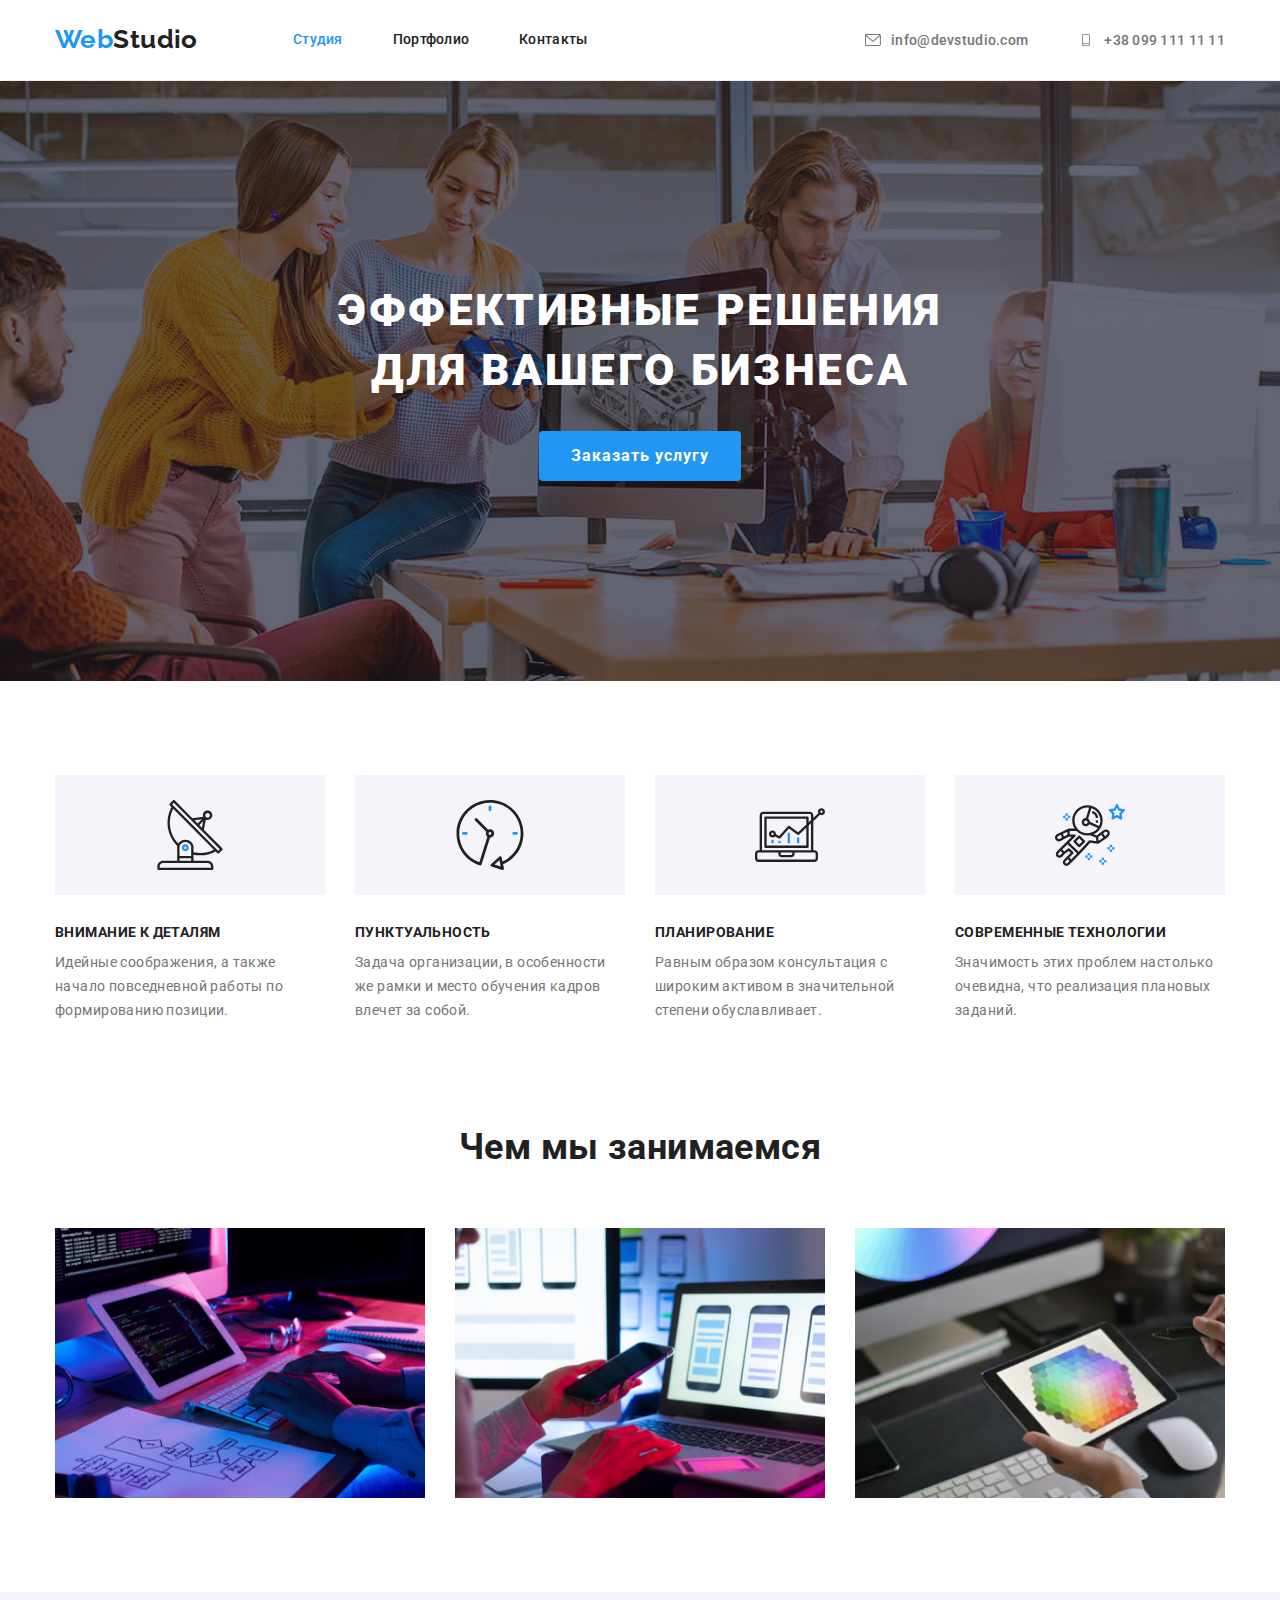
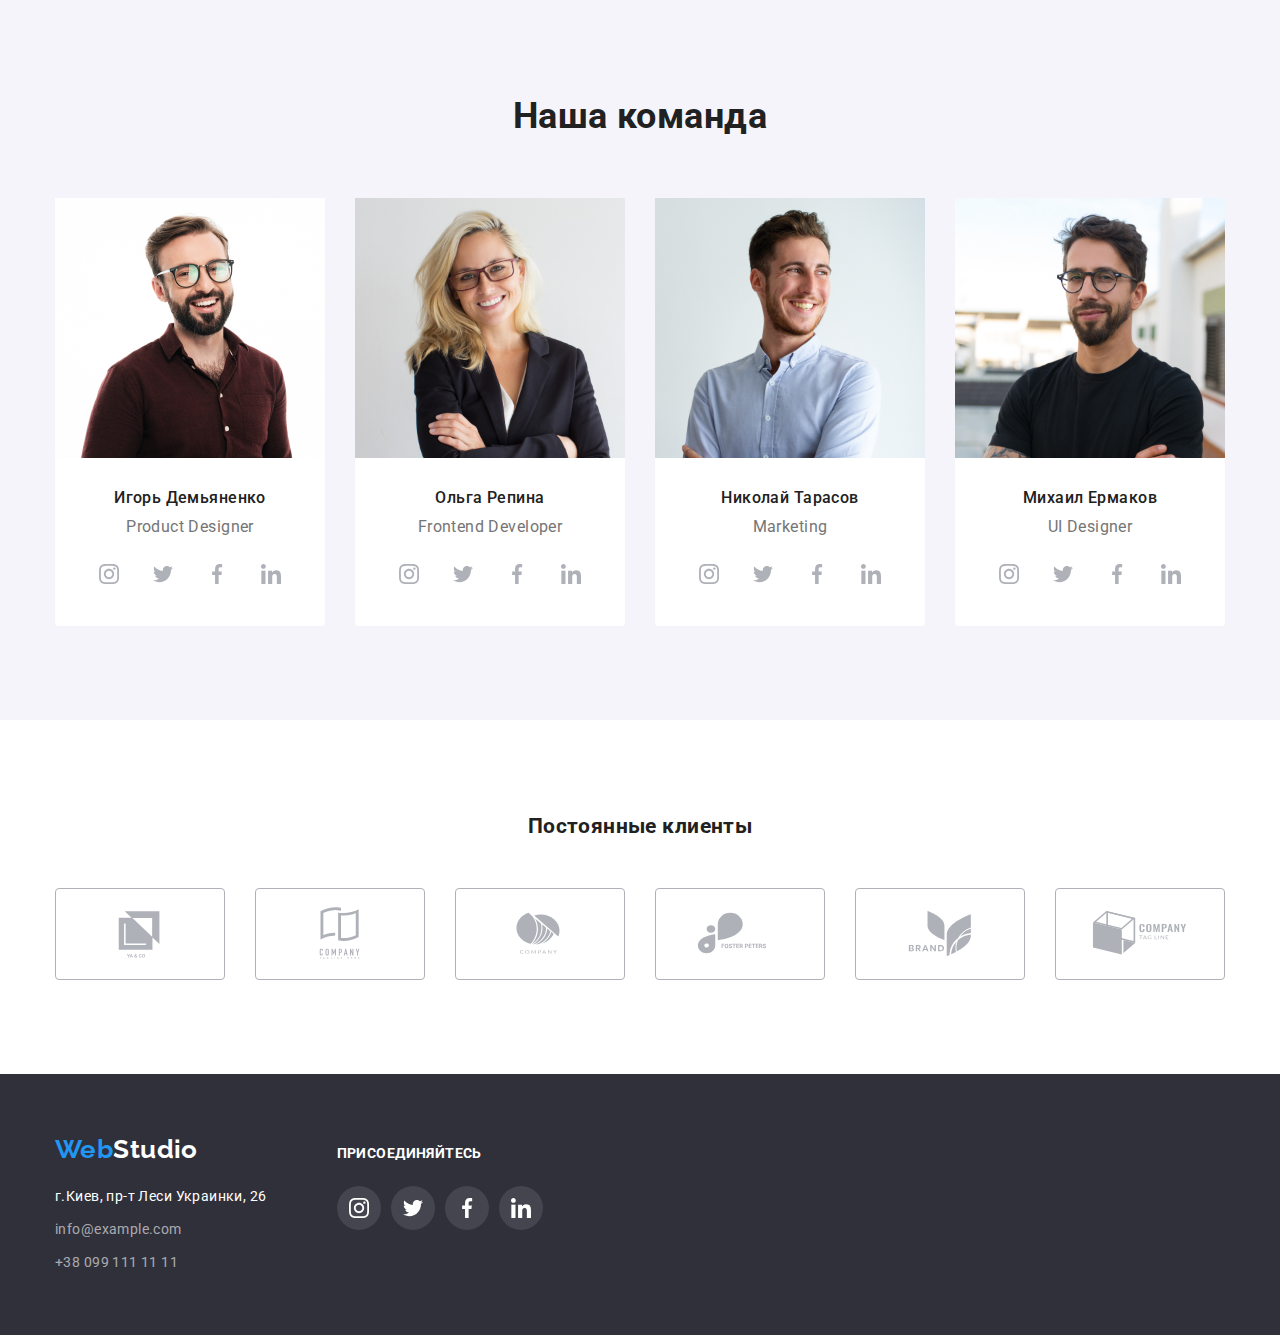
<file: index.html>
<!DOCTYPE html>
<html lang="ru">

<head>
    <meta charset="UTF-8">
    <meta http-equiv="X-UA-Compatible" content="IE=edge">
    <meta name="viewport" content="width=device-width, initial-scale=1.0">
    <title>Studio</title>
    <link rel="preconnect" href="https://fonts.googleapis.com">
    <link rel="preconnect" href="https://fonts.gstatic.com" crossorigin>
    <link href="https://fonts.googleapis.com/css2?family=Raleway:wght@700&family=Roboto:wght@400;500;700&display=swap"
        rel="stylesheet">
    <link rel="stylesheet"
        href="https://cdnjs.cloudflare.com/ajax/libs/modern-normalize/1.0.0/modern-normalize.min.css" />

    <link rel="stylesheet" href="./css/style.css">
</head>

<body>
    <header class="header">
        <div class="container wrapper">
            <a href="./index.html" class="header-logo logo link" lang="en"><span class="webstudio">Web</span>Studio</a>
            <nav class="site-nav">
                <ul class="nav-list">
                    <li class="nav-item"><a href="./index.html" class="link-nav current link">Студия</a></li>
                    <li class="nav-item"><a href="./portfolio.html" class="link-nav link">Портфолио</a></li>
                    <li class="nav-item"><a href="" class="link-nav link">Контакты</a></li>
                </ul>
            </nav>
            <ul class="header-adress-list">
                <li class="header-adress-mail">
                    <a href="mailto:info@devstudio.com" class="header-adress link"
                        lang="en">
                        <svg class="header-adress-image" width="16" height="12">
                            <use href="./images/sprite.svg#envelope"></use>
                        </svg> info@devstudio.com
                    </a>
                </li>
                <li class="header-adress-mail">
                    <a href="tel:+38-099-111-11-11" class="header-adress link">
                    <svg class="header-adress-image" width="16" height="12">
                        <use href="./images/sprite.svg#smartphone"></use>
                    </svg> +38 099 111 11 11
                    </a>
                </li>
            </ul>
        </div>
    </header>

    <main>
        <!-- Hero -->
        <section class="section-hero section">
            <div class="container">
                <h1 class="hero-title">Эффективные решения для вашего бизнеса</h1>
                <button type="button" class="button-order button">Заказать услугу</button>
            </div>
        </section>

        <!-- Особенности -->
        <section class="section-article section">
            <div class="container">
                <h2 class="visually-hidden">Наши скилы</h2>
                <ul class="article-list">
                    <li class="article-item">
                        <h3 class="article-sub-title first">Внимание к деталям</h3>
                        <p class="article-text">Идейные соображения, а также начало повседневной работы по формированию
                            позиции.</p>
                    </li>

                    <li class="article-item">
                        <h3 class="article-sub-title second">Пунктуальность</h3>
                        <p class="article-text">Задача организации, в особенности же рамки и место обучения кадров
                            влечет за собой.</p>
                    </li class="article-item">

                    <li class="article-item">
                        <h3 class="article-sub-title third">Планирование</h3>
                        <p class="article-text">Равным образом консультация с широким активом в значительной степени
                            обуславливает.</p>
                    </li class="article-item">

                    <li class="article-item">
                        <h3 class="article-sub-title fourth">Современные технологии</h3>
                        <p class="article-text">Значимость этих проблем настолько очевидна, что реализация плановых
                            заданий.</p>
                    </li>
                </ul>
            </div>
        </section>

        <section class="section-gallery section section-dop">
            <div class="container">
                <h2 class="gallery-title">Чем мы занимаемся</h2>
                <ul class="gallery-list">
                    <li class="gallery-item"><img src="./images/main/ourjob1.jpg" alt="Чем мы занимаемся" width="370px"
                            height="270px" class="gallery-img"></li>
                    <li class="gallery-item"><img src="./images/main/ourjob2.jpg" alt="Чем мы занимаемся" width="370px"
                            height="270px" class="gallery-img"></li>
                    <li class="gallery-item"><img src="./images/main/ourjob3.jpg" alt="Чем мы занимаемся" width="370px"
                            height="270px" class="gallery-img"></li>
                </ul>
            </div>
        </section>

        <!-- Наша команда -->
        <section class="section-team section">
            <div class="container">
                <h2 class="team-title">Наша команда</h2>
                <ul class="team-list">
                    <li class="team-item">
                        <img src="./images/main/team1.png" alt="Игорь Дем'яненко" class="team-img" width="270px"
                            height="260px">
                            <div class="team-box">
                                <h3 class="team-sub-title">Игорь Демьяненко</h3>
                                <p class="team-text">Product Designer</p>
                                    <ul class="social-list">
                                        <li class="social-item" width="44" height="44">
                                            <a href="" class="social-link">
                                                <svg class="social-link-img" width="20" height="20">
                                                    <use href="./images/sprite.svg#instagram"></use>
                                                </svg>
                                            </a>
                                        </li>
                                        <li class="social-item">
                                            <a href="" class="social-link">
                                                <svg class="social-link-img" width="20" height="20">
                                                    <use href="./images/sprite.svg#twitter"></use>
                                                </svg>
                                            </a>
                                        </li>
                                        <li class="social-item">
                                            <a href="" class="social-link">
                                                <svg class="social-link-img" width="20" height="20">
                                                    <use href="./images/sprite.svg#facebook"></use>
                                                </svg>
                                            </a>
                                        </li>
                                        <li class="social-item">
                                            <a href="" class="social-link">
                                                <svg class="social-link-img" width="20" height="20">
                                                    <use href="./images/sprite.svg#linkedin"></use>
                                                </svg>
                                            </a>
                                        </li>
                                    </ul>
                            </div>
                    </li>
                    <li class="team-item">
                        <img src="./images/main/team2.jpg" alt="Ольга Репина" class="team-img" width="270px"
                            height="260px">
                            <div class="team-box">
                                <h3 class="team-sub-title">Ольга Репина</h3>
                                <p class="team-text">Frontend Developer</p>
                                    <ul class="social-list">
                                        <li class="social-item" width="44" height="44">
                                            <a href="" class="social-link">
                                                <svg class="social-link-img" width="20" height="20">
                                                    <use href="./images/sprite.svg#instagram"></use>
                                                </svg>
                                            </a>
                                        </li>
                                        <li class="social-item">
                                            <a href="" class="social-link">
                                                <svg class="social-link-img" width="20" height="20">
                                                    <use href="./images/sprite.svg#twitter"></use>
                                                </svg>
                                            </a>
                                        </li>
                                        <li class="social-item">
                                            <a href="" class="social-link">
                                                <svg class="social-link-img" width="20" height="20">
                                                    <use href="./images/sprite.svg#facebook"></use>
                                                </svg>
                                            </a>
                                        </li>
                                        <li class="social-item">
                                            <a href="" class="social-link">
                                                <svg class="social-link-img" width="20" height="20">
                                                    <use href="./images/sprite.svg#linkedin"></use>
                                                </svg>
                                            </a>
                                        </li>
                                    </ul>
                            </div>
                    </li>
                    <li class="team-item">
                        <img src="./images/main/team3.jpg" alt="Николай Тарасов" class="team-img" width="270px"
                            height="260px">
                            <div class="team-box">
                                <h3 class="team-sub-title">Николай Тарасов</h3>
                                <p class="team-text">Marketing</p>
                                    <ul class="social-list">
                                        <li class="social-item" width="44" height="44">
                                            <a href="" class="social-link">
                                                <svg class="social-link-img" width="20" height="20">
                                                    <use href="./images/sprite.svg#instagram"></use>
                                                </svg>
                                            </a>
                                        </li>
                                        <li class="social-item">
                                            <a href="" class="social-link">
                                                <svg class="social-link-img" width="20" height="20">
                                                    <use href="./images/sprite.svg#twitter"></use>
                                                </svg>
                                            </a>
                                        </li>
                                        <li class="social-item">
                                            <a href="" class="social-link">
                                                <svg class="social-link-img" width="20" height="20">
                                                    <use href="./images/sprite.svg#facebook"></use>
                                                </svg>
                                            </a>
                                        </li>
                                        <li class="social-item">
                                            <a href="" class="social-link">
                                                <svg class="social-link-img" width="20" height="20">
                                                    <use href="./images/sprite.svg#linkedin"></use>
                                                </svg>
                                            </a>
                                        </li>
                                    </ul>
                            </div>
                    </li>
                    <li class="team-item">
                        <img src="./images/main/team4.jpg" alt="Михаил Ермаков" class="team-img" width="270px"
                            height="260px">
                            <div class="team-box">
                                <h3 class="team-sub-title">Михаил Ермаков</h3>
                                <p class="team-text">UI Designer</p>
                                    <ul class="social-list">
                                        <li class="social-item" width="44" height="44">
                                            <a href="" class="social-link">
                                                <svg class="social-link-img" width="20" height="20">
                                                    <use href="./images/sprite.svg#instagram"></use>
                                                </svg>
                                            </a>
                                        </li>
                                        <li class="social-item">
                                            <a href="" class="social-link">
                                                <svg class="social-link-img" width="20" height="20">
                                                    <use href="./images/sprite.svg#twitter"></use>
                                                </svg>
                                            </a>
                                        </li>
                                        <li class="social-item">
                                            <a href="" class="social-link">
                                                <svg class="social-link-img" width="20" height="20">
                                                    <use href="./images/sprite.svg#facebook"></use>
                                                </svg>
                                            </a>
                                        </li>
                                        <li class="social-item">
                                            <a href="" class="social-link">
                                                <svg class="social-link-img" width="20" height="20">
                                                    <use href="./images/sprite.svg#linkedin"></use>
                                                </svg>
                                            </a>
                                        </li>
                                    </ul>
                            </div>
                    </li>
                </ul>
            </div>
        </section>




<!-- Постоянные клиенты -->

        <section class="clients section">
            <div class="container">
                <h2 class="clients-title">Постоянные клиенты</h2>
                <ul class="clients-list">
                    <li class="clients-item">
                        <a href="" class="clients-link">
                            <svg class="clients-link-img" width="106" height="60">
                                <use href="./images/sprite.svg#logo-1"></use>
                            </svg>
                        </a>
                    </li>
                    <li class="clients-item">
                        <a href="" class="clients-link">
                            <svg class="clients-link-img" width="106" height="60">
                                <use href="./images/sprite.svg#logo-2"></use>
                            </svg>
                        </a>
                    </li>
                    <li class="clients-item">
                        <a href="" class="clients-link">
                            <svg class="clients-link-img" width="106" height="60">
                                <use href="./images/sprite.svg#logo-3"></use>
                            </svg>
                        </a>
                    </li>
                    <li class="clients-item">
                        <a href="" class="clients-link">
                            <svg class="clients-link-img" width="106" height="60">
                                <use href="./images/sprite.svg#logo-4"></use>
                            </svg>
                        </a>
                    </li>
                    <li class="clients-item">
                        <a href="" class="clients-link">
                            <svg class="clients-link-img" width="106" height="60">
                                <use href="./images/sprite.svg#logo-5"></use>
                            </svg>
                        </a>
                    </li>
                    <li class="clients-item">
                        <a href="" class="clients-link">
                            <svg class="clients-link-img" width="106" height="60">
                                <use href="./images/sprite.svg#logo-6"></use>
                            </svg>
                        </a>
                    </li>
                </ul>
            </div>
        </section>
    </main>

    <!-- Подвал -->
    <footer class="footer ">
        <div class="container footer-wrapper">
            <div class="footer-adress-container">
                <a href="./index.html" class="footer-logo logo link"><span class="webstudio">Web</span>Studio</a>
                <address>
                    <a href="https://goo.gl/maps/xhhqfHKfK66kYqQT9" target="_blank" class="footer-adress link adress-phyth link">г.Киев,
                        пр-т Леси Украинки, 26</a>
                    <a href=" mailto:info@example.com" lang="en" class="footer-adress link">info@example.com</a>
                    <a href="tel:+38-099-111-11-11" class="footer-adress link">+38 099 111 11 11</a>
                </address>
            </div>
            <div class="footer-social-links-container">
                <h2 class="footer-social-title">Присоединяйтесь</h2>
                <ul class="footer-social-list">
                    <li class="footer-social-item">
                        <a href="" class="footer-social-link link">
                            <svg class="footer-social-link-img" width="20" height="20">
                                <use href="./images/sprite.svg#instagram"></use>
                            </svg>
                        </a>
                    </li>
                    <li class="footer-social-item">
                        <a href="" class="footer-social-link link">
                            <svg class="footer-social-link-img" width="20" height="20">
                                <use href="./images/sprite.svg#twitter"></use>
                            </svg>
                        </a>
                    </li>
                    <li class="footer-social-item">
                        <a href="" class="footer-social-link link">
                            <svg class="footer-social-link-img" width="20" height="20">
                                <use href="./images/sprite.svg#facebook"></use>
                            </svg>
                        </a>
                    </li>
                    <li class="footer-social-item">
                        <a href="" class="footer-social-link link">
                            <svg class="footer-social-link-img" width="20" height="20">
                                <use href="./images/sprite.svg#linkedin"></use>
                            </svg>
                        </a>
                    </li>
                </ul>
            </div>
        </div>
    </footer>
</body>

</html>
</file>
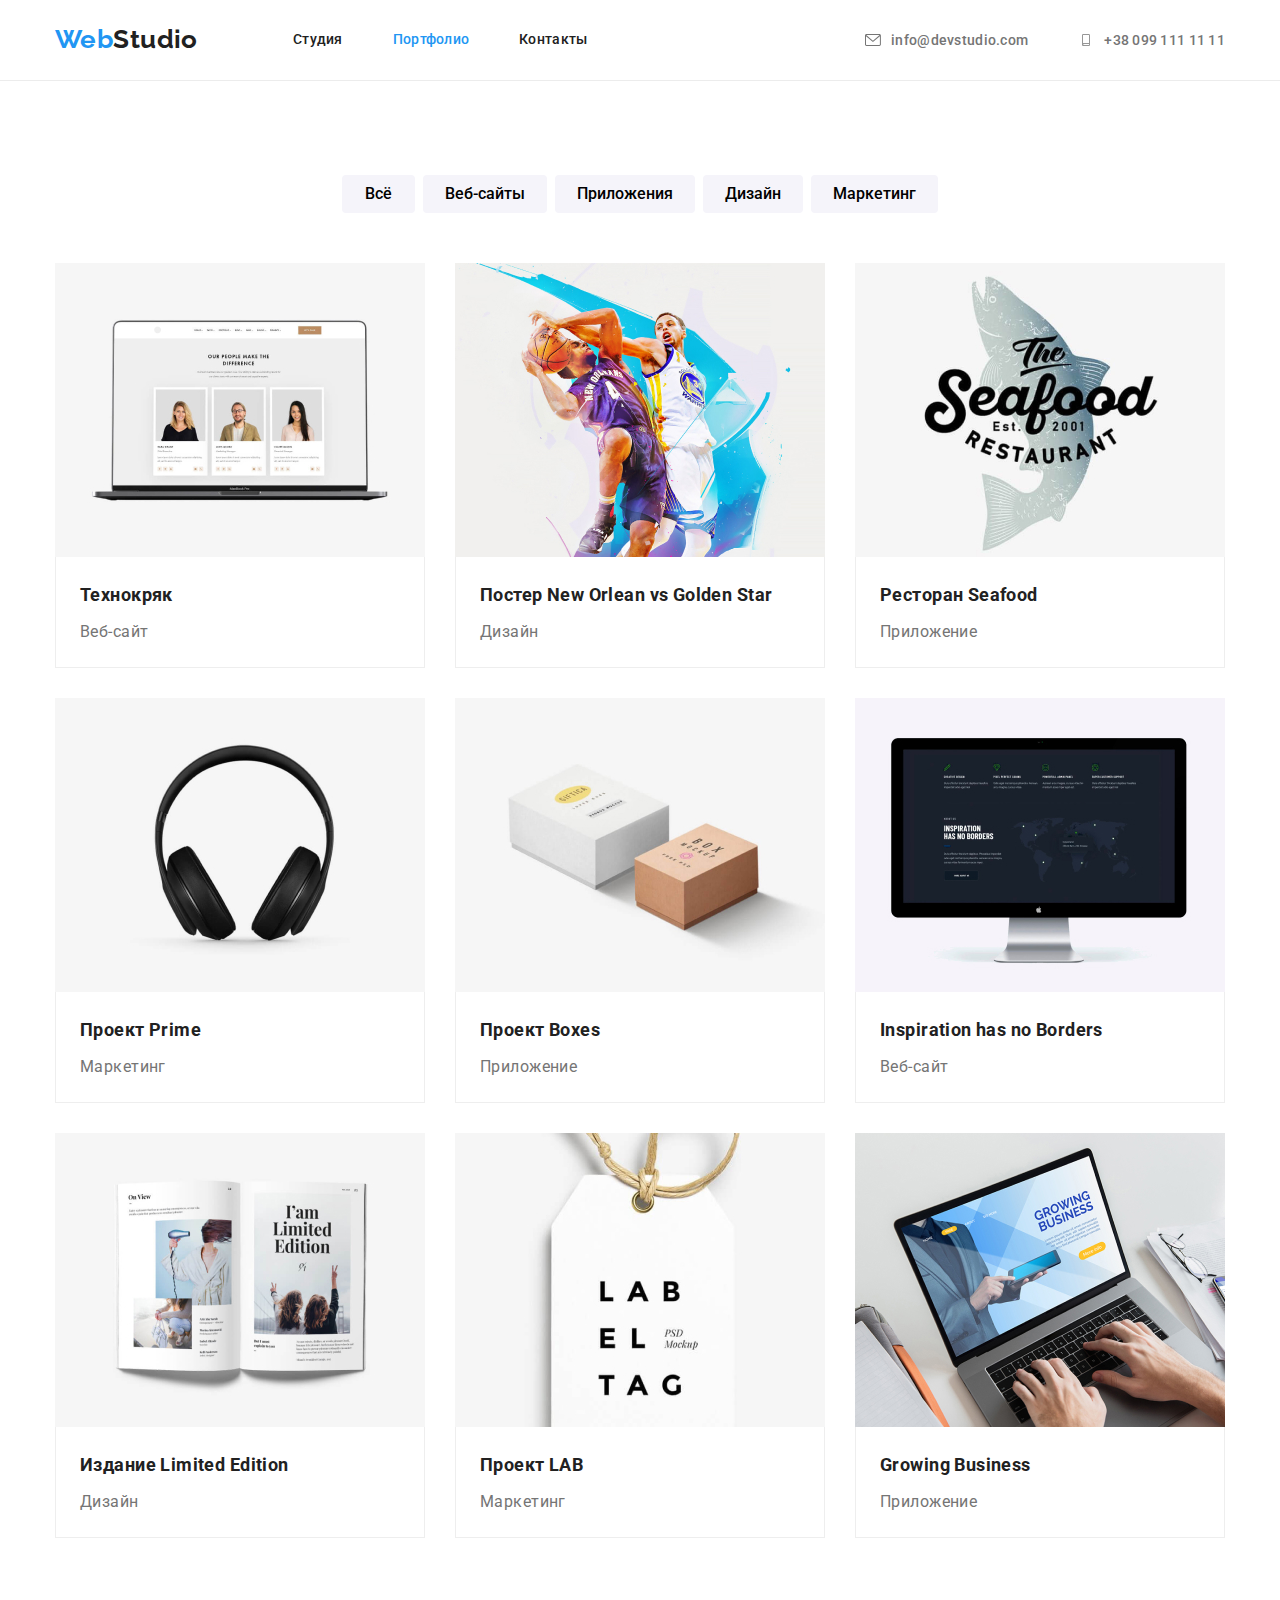
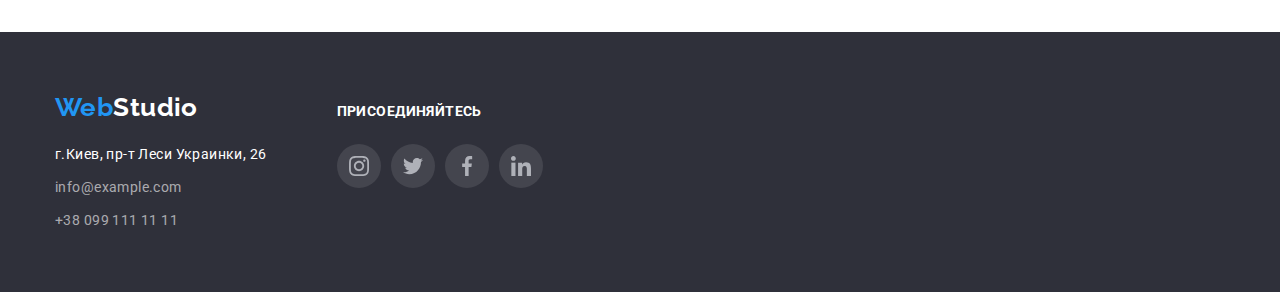
<file: portfolio.html>
<!DOCTYPE html>
<html lang="ru">

<head>
    <meta charset="UTF-8">
    <meta http-equiv="X-UA-Compatible" content="IE=edge">
    <meta name="viewport" content="width=device-width, initial-scale=1.0">
    <title>Portfolio</title>
    <link rel="preconnect" href="https://fonts.googleapis.com">
    <link rel="preconnect" href="https://fonts.gstatic.com" crossorigin>
    <link href="https://fonts.googleapis.com/css2?family=Raleway:wght@700&family=Roboto:wght@400;500;700&display=swap"
        rel="stylesheet">
    <link rel="stylesheet"
        href="https://cdnjs.cloudflare.com/ajax/libs/modern-normalize/1.0.0/modern-normalize.min.css" />

    <link rel="stylesheet" href="./css/style.css">
</head>

<body>
    <header class="header">
        <div class="container wrapper">
            <a href="./index.html" class="header-logo logo link" lang="en"><span class="webstudio">Web</span>Studio</a>
            <nav class="site-nav">
                <ul class="nav-list">
                    <li class="nav-item"><a href="./index.html" class="link-nav link">Студия</a></li>
                    <li class="nav-item"><a href="./portfolio.html" class="link-nav current link">Портфолио</a></li>
                    <li class="nav-item"><a href="" class="link-nav link">Контакты</a></li>
                </ul>
            </nav>
            <ul class="header-adress-list">
                <li class="header-adress-mail">
                    <a href="mailto:info@devstudio.com" class="header-adress link" lang="en">
                        <svg class="header-adress-image" width="16" height="12">
                            <use href="./images/sprite.svg#envelope">

                            </use>
                        </svg> info@devstudio.com
                    </a>
                </li>
                <li>
                    <a href="tel:+38-099-111-11-11" class="header-adress link">
                        <svg class="header-adress-image" width="16" height="12">
                            <use href="./images/sprite.svg#smartphone">

                            </use>
                        </svg> +38 099 111 11 11
                    </a>
                </li>
            </ul>
        </div>
    </header>

    <main>
        <section class="portfolio-nav section">
            <div class="container">
                <ul class="portfolio-nav-list">
                    <li class="portfolio-nav-item"><button type="button" class="portfolio-button button">Всё</button>
                    </li>
                    <li class="portfolio-nav-item"><button type="button"
                            class="portfolio-button button">Веб-сайты</button></li>
                    <li class="portfolio-nav-item"><button type="button"
                            class="portfolio-button button">Приложения</button>
                    </li>
                    <li class="portfolio-nav-item"><button type="button" class="portfolio-button button">Дизайн</button>
                    </li>
                    <li class="portfolio-nav-item"><button type="button"
                            class="portfolio-button button">Маркетинг</button></li>
                </ul>


                <ul class="portfolio-cards">
                    <li class="portfolio-card">
                        <a href="" class="portfolio-card-link link"><img src="./images/portfolio/1.jpg" alt="Ноутбук"
                                class="img">
                            <div class="portfolio-card-container">
                                <h2 class="portfolio-cards-sub-title">Технокряк</h2>
                                <p class="portfolio-cards-text">Веб-сайт</p>
                            </div>
                        </a>
                    </li>

                    <li class="portfolio-card">
                        <a href="" class="portfolio-card-link link"><img src="./images/portfolio/2.jpg"
                                alt="Баскетболисты" class="img">
                            <div class="portfolio-card-container">
                                <h2 class="portfolio-cards-sub-title">Постер New Orlean vs Golden Star</h2>
                                <p class="portfolio-cards-text">Дизайн</p>
                            </div>
                        </a>
                    </li>
                    <li class="portfolio-card">
                        <a href="" class="portfolio-card-link link"><img src="./images/portfolio/3.jpg"
                                alt="Лого Seafood" class="img">
                            <div class="portfolio-card-container">
                                <h2 class="portfolio-cards-sub-title">Ресторан Seafood</h2>
                                <p class="portfolio-cards-text">Приложение</p>
                            </div>
                        </a>
                    </li>
                    <li class="portfolio-card">
                        <a href="" class="portfolio-card-link link"><img src="./images/portfolio/4.jpg" alt="Наушники"
                                class="img">
                            <div class="portfolio-card-container">
                                <h2 class="portfolio-cards-sub-title">Проект Prime</h2>
                                <p class="portfolio-cards-text">Маркетинг</p>
                            </div>
                        </a>
                    </li>
                    <li class="portfolio-card">
                        <a href="" class="portfolio-card-link link"><img src="./images/portfolio/5.jpg" alt="Коробки"
                                class="img">
                            <div class="portfolio-card-container">
                                <h2 class="portfolio-cards-sub-title">Проект Boxes</h2>
                                <p class="portfolio-cards-text">Приложение</p>
                            </div>
                        </a>
                    </li>
                    <li class="portfolio-card">
                        <a href="" class="portfolio-card-link link"><img src="./images/portfolio/6.jpg" alt="Монитор"
                                class="img">
                            <div class="portfolio-card-container">
                                <h2 class="portfolio-cards-sub-title">Inspiration has no Borders</h2>
                                <p class="portfolio-cards-text">Веб-сайт</p>
                            </div>
                        </a>
                    </li>
                    <li class="portfolio-card">
                        <a href="" class="portfolio-card-link link"><img src="./images/portfolio/7.jpg" alt="Журнал"
                                class="img">
                            <div class="portfolio-card-container">
                                <h2 class="portfolio-cards-sub-title">Издание Limited Edition</h2>
                                <p class="portfolio-cards-text">Дизайн</p>
                            </div>
                        </a>
                    </li>
                    <li class="portfolio-card">
                        <a href="" class="portfolio-card-link link"><img src="./images/portfolio/8.jpg" alt="Ярлык"
                                class="img">
                            <div class="portfolio-card-container">
                                <h2 class="portfolio-cards-sub-title">Проект LAB</h2>
                                <p class="portfolio-cards-text">Маркетинг</p>
                            </div>
                        </a>
                    </li>
                    <li class="portfolio-card">
                        <a href="" class="portfolio-card-link link"><img src="./images/portfolio/9.jpg" alt="Ноутбук"
                                class="img">
                            <div class="portfolio-card-container">
                                <h2 class="portfolio-cards-sub-title">Growing Business</h2>
                                <p class="portfolio-cards-text">Приложение</p>
                            </div>
                        </a>
                    </li>
                </ul>
            </div>
        </section>
    </main>



    <!-- Подвал -->
    <footer class="footer ">
        <div class="container footer-wrapper">
            <div class="footer-adress-container">
                <a href="./index.html" class="footer-logo logo link"><span class="webstudio">Web</span>Studio</a>
                <address>
                    <a href="https://goo.gl/maps/xhhqfHKfK66kYqQT9" target="_blank"
                        class="footer-adress link adress-phyth link">г.Киев,
                        пр-т Леси Украинки, 26</a>
                    <a href=" mailto:info@example.com" lang="en" class="footer-adress link  link">info@example.com</a>
                    <a href="tel:+38-099-111-11-11" class="footer-adress link  link">+38 099 111 11 11</a>
                </address>
            </div>
            <div class="footer-social-links-container">
                <h2 class="footer-social-title">Присоединяйтесь</h2>
                <ul class="footer-social-list">
                    <li class="footer-social-item">
                        <a href="" class="footer-social-link link">
                            <svg class="social-link-img" width="20" height="20">
                                <use href="./images/sprite.svg#instagram"></use>
                            </svg>
                        </a>
                    </li>
                    <li class="footer-social-item">
                        <a href="" class="footer-social-link link">
                            <svg class="social-link-img" width="20" height="20">
                                <use href="./images/sprite.svg#twitter"></use>
                            </svg>
                        </a>
                    </li>
                    <li class="footer-social-item">
                        <a href="" class="footer-social-link link">
                            <svg class="social-link-img" width="20" height="20">
                                <use href="./images/sprite.svg#facebook"></use>
                            </svg>
                        </a>
                    </li>
                    <li class="footer-social-item">
                        <a href="" class="footer-social-link link">
                            <svg class="social-link-img" width="20" height="20">
                                <use href="./images/sprite.svg#linkedin"></use>
                            </svg>
                        </a>
                    </li>
                </ul>
            </div>
        </div>
    </footer>
</body>

</html>
</file>
<file: css/style.css>
h1,
h2,
h3,
h4,
h5,
h6,
ul,
p {
  margin: 0;
  padding: 0;
}

* :hover,
:focus {
  outline: none;
}

:root {
  --primary-text-color: #757575;
  --primary-heading-color: #212121;
  --accent-color: #2196f3;
  --primary-bacground-color: #fff;
  --secondary-text-color: #fff;
  --secondary-background-color: #2f303a;
}

/* -----body----- */
body {
  font-family: "Roboto", sans-serif;
  background-color: var(--primary-bacground-color);
  color: var(--primary-text-color);
  font-size: 14px;
  font-weight: 400;
  font-style: normal;
  letter-spacing: 0.03em;
}

ul,
ol [class] {
  list-style: none;
}

.link {
  text-decoration: none;
}

h2,
h3 {
  color: var(--primary-heading-color);
}

img {
  display: block;
}

.section {
  padding-top: 94px;
  padding-bottom: 94px;
  margin: 0 auto;
}

.section.section-dop {
  padding-top: 0px;
}

.container {
  width: 1200px;
  margin-left: auto;
  margin-right: auto;
  padding-left: 15px;
  padding-right: 15px;
  /* outline: 2px solid tomato; */
}

.button {
  font-family: "Roboto";
  cursor: pointer;
  border-radius: 4px;
}

.visually-hidden {
  position: absolute;
  width: 1px;
  height: 1px;
  margin: -1px;
  border: 0;
  padding: 0;

  white-space: nowrap;
  clip-path: inset(100%);
  clip: rect(0 0 0 0);
  overflow: hidden;
}

/* -----header----- */

.header {
  border-bottom: 1px solid #ececec;
}

.wrapper {
  display: flex;
  align-items: center;
}

.site-nav {
  display: block;
}

.nav-list {
  display: flex;
}

.nav-item:not(:nth-last-child(-n + 1)) {
  margin-right: 50px;
}

.link-nav {
  display: block;
  font-weight: 500;
  font-size: 14px;
  letter-spacing: 0.02em;
  color: #212121;
  padding: 32px 0px;
  line-height: 1.14;
}

.link-nav.current {
  color: var(--accent-color);
}

.link-nav:hover,
.link-nav:focus {
  color: var(--accent-color);
}

.header-adress-list {
  display: flex;
  justify-content: center;
  margin-left: auto;
}
.header-adress-image {
  margin-right: 10px;
  fill: currentColor;
}
.header-adress-mail:not(:last-child) {
  margin-right: 50px;
}

.header-adress {
  font-weight: 500;
  letter-spacing: 0.02em;
  color: var(--primary-text-color);
  display: flex;
  align-items: center;
}

.header-adress:hover,
.header-adress:focus {
  color: var(--accent-color);
}

.logo {
  font-family: "Raleway";
  font-size: 26px;
  font-weight: bold;
  line-height: 1.2;
  width: 145px;
  height: 31px;
}

.header-logo.logo {
  margin-right: 93px;
  color: var(--primary-heading-color);
}

.webstudio {
  color: var(--accent-color);
}

/* ===HERO=== */

.section-hero {
  text-align: center;

  background-image: linear-gradient(
      rgba(47, 48, 58, 0.4),
      rgba(47, 48, 58, 0.4)
    ),
    url(../images/main/header-bg.jpg);
  background-repeat: no-repeat;
  background-position: center;
  background-color: #c4c4c4;
  color: var(--secondary-text-color);
}

.section-hero.section {
  max-width: 1600px;
  padding-top: 200px;
  padding-bottom: 200px;
}

.hero-title {
  width: 696px;
  height: 120px;
  letter-spacing: 0.06em;
  font-weight: 900;
  font-size: 44px;
  line-height: 1.36;
  margin-bottom: 30px;
  margin-right: auto;
  margin-left: auto;
  text-transform: uppercase;
}

/* Кнопка заказа */

.button-order {
  font-weight: 700;
  font-size: 16px;
  letter-spacing: 0.06em;
  line-height: 1.87;
  margin: 0 auto;
  background-color: var(--accent-color);
  color: var(--secondary-text-color);
  padding: 10px 32px;
  min-width: 200px;
  border: none;
}

.button-order:hover,
.button-order:focus {
  background-color: #188ce8;
}

/* section-article */

/* .section-article {
  visibility: hidden
} */

.article-sub-title {
  font-weight: 700;
  font-size: 14px;
  line-height: 1.14;
  text-transform: uppercase;
  margin-bottom: 10px;
}

.article-list {
  display: flex;
  flex-wrap: wrap;
  justify-content: space-between;
}

.article-text {
  line-height: 1.71;
}

.article-item {
  width: 270px;
}

.article-item:not(:nth-last-child(-n + 1)) {
  margin-right: 30px;
}

/* =========иконки========= */
.article-sub-title.first::before {
  content: "";
  display: block;
  width: 270px;
  height: 120px;
  background-image: url("../images/main/antenna.svg");
  background-color: #f5f4fa;
  background-size: 70px, 70px;
  background-repeat: no-repeat;
  background-position: center center;
  margin-bottom: 30px;
}

.article-sub-title.second::before {
  content: "";
  display: block;
  width: 270px;
  height: 120px;
  background-image: url("../images/main/clock.svg");
  background-color: #f5f4fa;
  background-size: 70px, 70px;
  background-repeat: no-repeat;
  background-position: center center;
  margin-bottom: 30px;
}

.article-sub-title.third::before {
  content: "";
  display: block;
  width: 270px;
  height: 120px;
  background-image: url("../images/main/diagram.svg");
  background-color: #f5f4fa;
  background-size: 70px, 70px;
  background-repeat: no-repeat;
  background-position: center center;
  margin-bottom: 30px;
}

.article-sub-title.fourth::before {
  content: "";
  display: block;
  width: 270px;
  height: 120px;
  background-image: url("../images/main/astronaut.svg");
  background-color: #f5f4fa;
  background-size: 70px, 70px;
  background-repeat: no-repeat;
  background-position: center center;
  margin-bottom: 30px;
}

/* ========= */

.gallery-title {
  text-align: center;
  font-weight: 700;
  font-size: 36px;
  line-height: 1.71;
  margin-bottom: 50px;
}

.gallery-list {
  display: flex;
  justify-content: space-between;
}

.gallery-item {
  width: 370px;
}

.gallery-item:not(:nth-last-child(-n + 1)) {
  margin-right: 30px;
}

/* section-team */
.section-team {
  background-color: #f5f4fa;
}

.team-list {
  font-size: 16px;
  text-align: center;
  display: flex;
  border-bottom-left-radius: 4px;
  border-bottom-right-radius: 4px;
}

.team-title {
  text-align: center;
  font-weight: 700;
  font-size: 36px;
  line-height: 1.71;
  margin-bottom: 50px;
}

.team-sub-title {
  font-weight: 500;
  font-size: 16px;
  line-height: 1.19;
  margin-bottom: 10px;
}

.team-item {
  width: 270px;
  background-color: var(--primary-bacground-color);
  border-radius: 0px 0px 4px 4px;
}

.team-item:not(:nth-last-child(-n + 1)) {
  margin-right: 30px;
}

.team-text {
  line-height: 1.19;
  margin-bottom: 16px;
}

.team-box {
  padding: 30px 20px;
}

/* ========social-links=========== */
.social-list {
  display: flex;
  justify-content: center;
  align-items: center;
  fill: #afb1b8;
}

.social-link {
  display: flex;
  justify-content: center;
  align-items: center;
  width: 44px;
  height: 44px;
  border-radius: 50%;
  background-color: #ffffff;
}

.social-item:not(:last-child) {
  margin-right: 10px;
}

.social-link-img {
  fill: #afb1b8;
}

.social-link:hover,
.social-link:focus {
  background-color: #2196f3;
}

.social-link:hover > .social-link-img,
.social-link:focus > .social-link-img {
  fill: var(--secondary-text-color);
}

/* ================== */
.clients-section {
  display: flex;
  justify-content: center;
}

.clients-title {
  margin-bottom: 50px;
  text-align: center;
}

.clients-list {
  display: flex;
  justify-content: center;
  align-items: center;
  fill: #afb1b8;
}

.clients-item:not(:last-child) {
  margin-right: 30px;
}

.clients-link {
  display: flex;
  justify-content: center;
  align-items: center;
  width: 170px;
  height: 92px;
  border: 1px solid #afb1b8;
  border-radius: 4px;
}

.clients-link-img {
  fill: #afb1b8;
}

.clients-link:hover,
.clients-link:focus {
  border-color: #2196f3;
}

.clients-link:hover > .clients-link-img,
.clients-link:focus > .clients-link-img {
  fill: #2196f3;
}

/* ================ */

/* ================================== */

/* -----portfolio----- */

.portfolio-nav-list {
  display: flex;
  justify-content: center;
  margin-bottom: 50px;
}

.portfolio-nav-item:not(:nth-last-child(-n + 1)) {
  margin-right: 8px;
}

.portfolio-button {
  border: none;
  min-width: 73px;
  min-height: 38px;
  padding: 0px 22px;
  font-weight: 500;
  font-size: 16px;
  line-height: 1.62;
  text-align: center;
  background-color: #f5f4fa;
  border: none;
}

.portfolio-button:hover,
.portfolio-button:focus {
  background-color: var(--accent-color);
  color: #f5f4fa;
  box-shadow: 0px 3px 1px rgba(0, 0, 0, 0.1), 0px 1px 2px rgba(0, 0, 0, 0.08),
    0px 2px 2px rgba(0, 0, 0, 0.12);
}

.portfolio-cards {
  display: flex;
  flex-wrap: wrap;
  justify-content: space-between;
  align-items: center;
}

.portfolio-card:not(:nth-last-child(-n + 3)) {
  margin-bottom: 30px;
}

.portfolio-card:not(:nth-last-child(3n + 1)) {
  margin-right: 30px;
}

.portfolio-card {
  min-width: 370px;
  min-height: 404px;
  background: var(--primary-bacground-color);
}

.portfolio-card-link {
  display: block;
}

.portfolio-card-link:hover,
.portfolio-card-link:focus {
  box-shadow: 0px 1px 1px rgba(0, 0, 0, 0.12), 0px 4px 4px rgba(0, 0, 0, 0.06),
    1px 4px 6px rgba(0, 0, 0, 0.16);
}

.portfolio-cards-sub-title {
  font-weight: 700;
  font-size: 18px;
  line-height: 2;
}

.portfolio-cards-text {
  color: var(--primary-text-color);
  font-weight: 400;
  font-size: 16px;
  line-height: 1.87;
}

.portfolio-card-container {
  padding: 20px 24px;
  border-left: 1px solid #eeeeee;
  border-right: 1px solid #eeeeee;
  border-bottom: 1px solid #eeeeee;
}

.portfolio-card-container h2 {
  margin-bottom: 4px;
}

/* -----footer----- */
.footer {
  line-height: 1.71;
  background-color: var(--secondary-background-color);
  color: var(--secondary-text-color);
  padding-top: 60px;
  padding-bottom: 60px;
}

.footer-adress-container {
  margin-right: 70px;
}

.footer-adress {
  font-weight: 400;
  font-style: normal;
  color: rgba(255, 255, 255, 60%);
}

.footer-adress:not(:nth-last-child(-n + 1)) {
  margin-bottom: 9px;
}

.footer-logo.logo {
  display: block;
  color: var(--secondary-text-color);
  margin-bottom: 20px;
}

.footer-adress:hover,
.footer-adress:focus {
  color: var(--accent-color);
}

.footer-adress.adress {
  color: var(--secondary-text-color);
}

.adress-phyth {
  color: var(--secondary-text-color);
}

.footer address {
  display: flex;
  flex-direction: column;
}

.footer-wrapper {
  display: flex;
  align-items: baseline;
}

.footer-social-links-container {
  display: flex;
  flex-direction: column;
}

.footer-social-title {
  text-transform: uppercase;
  font-size: 14px;
  color: var(--secondary-text-color);
  margin-bottom: 20px;
}

.footer-social-list {
  display: flex;
  justify-content: center;
  align-items: center;
  fill: #afb1b8;
}

.footer-social-item:not(:last-child) {
  margin-right: 10px;
}

.footer-social-link {
  display: flex;
  justify-content: center;
  align-items: center;
  width: 44px;
  height: 44px;
  border-radius: 50%;
  background-color: rgba(255, 255, 255, 0.1);
}

.footer-social-link-img {
  fill: #fff;
}

.footer-social-link:hover,
.footer-social-link:focus {
  background-color: #2196f3;
}

.footer-social-link:hover > .social-link-img,
.footer-social-link:focus > .social-link-img {
  fill: var(--secondary-text-color);
}
</file>
